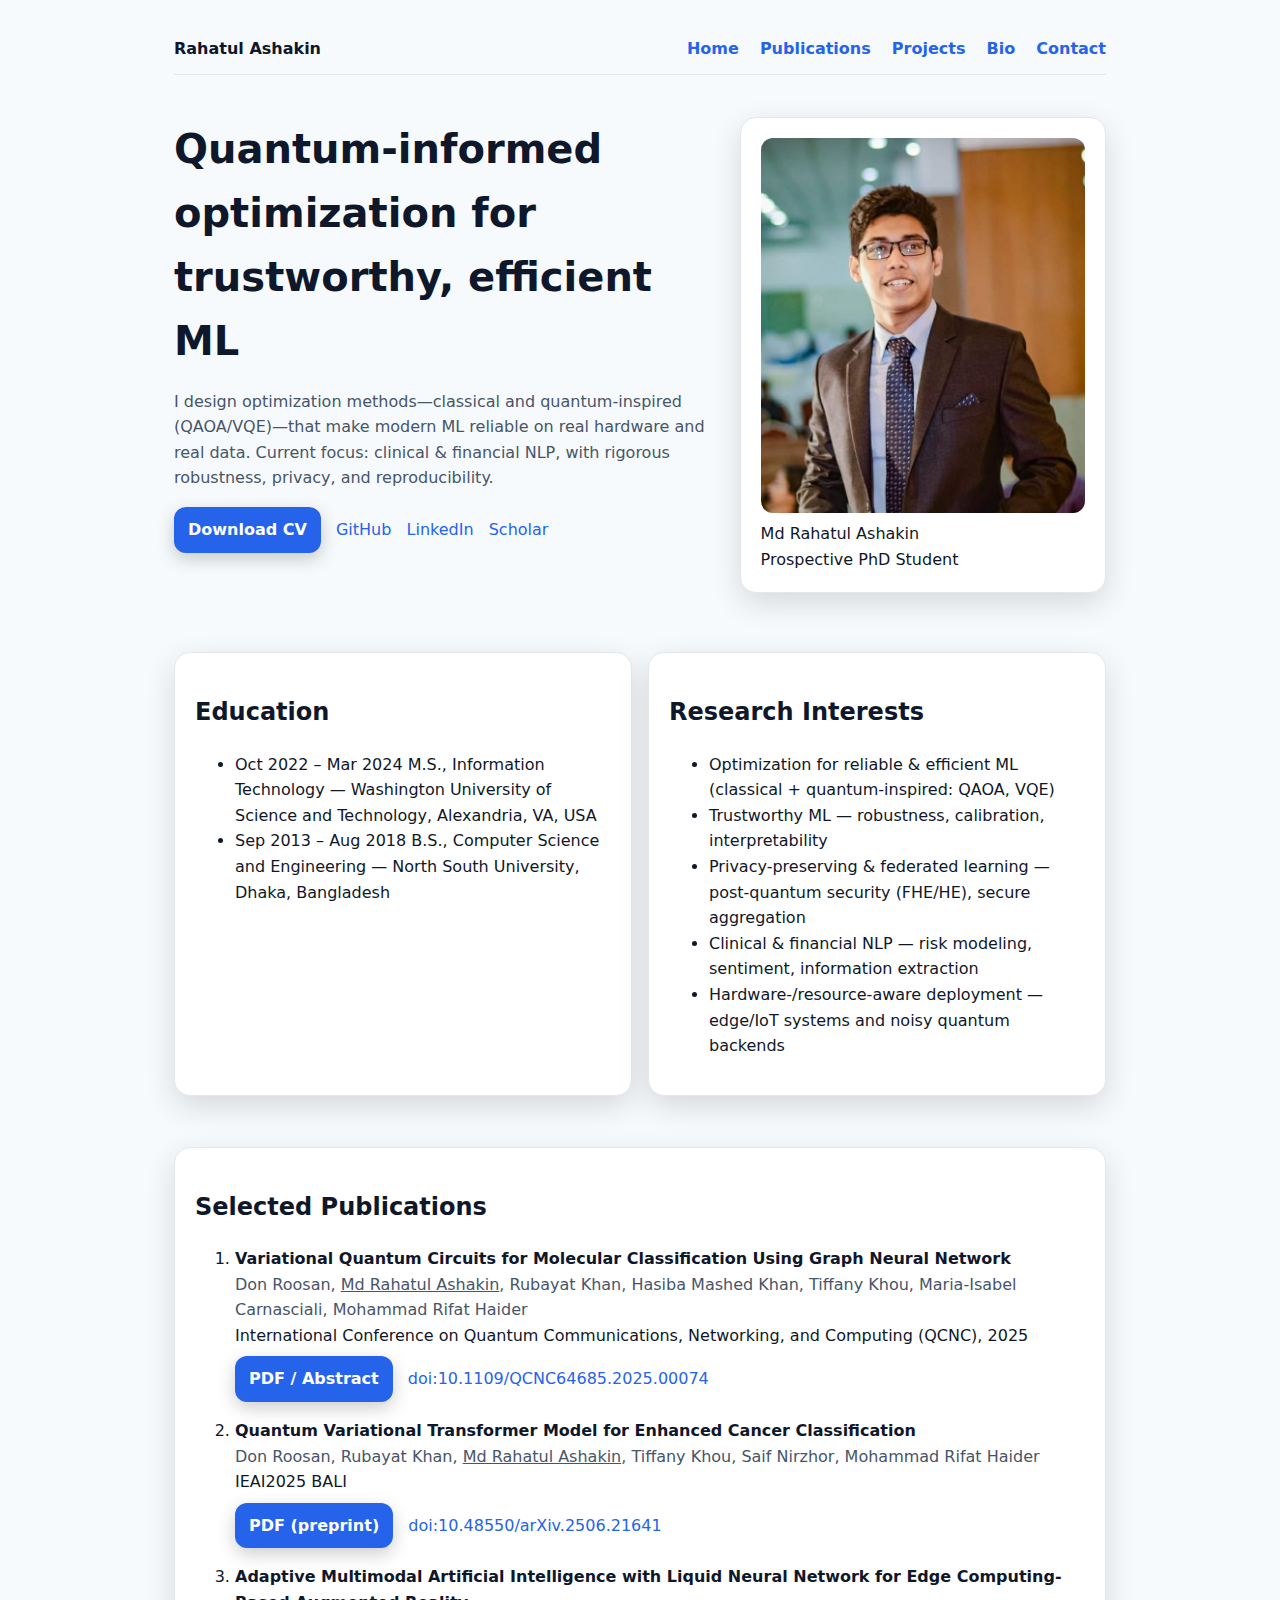
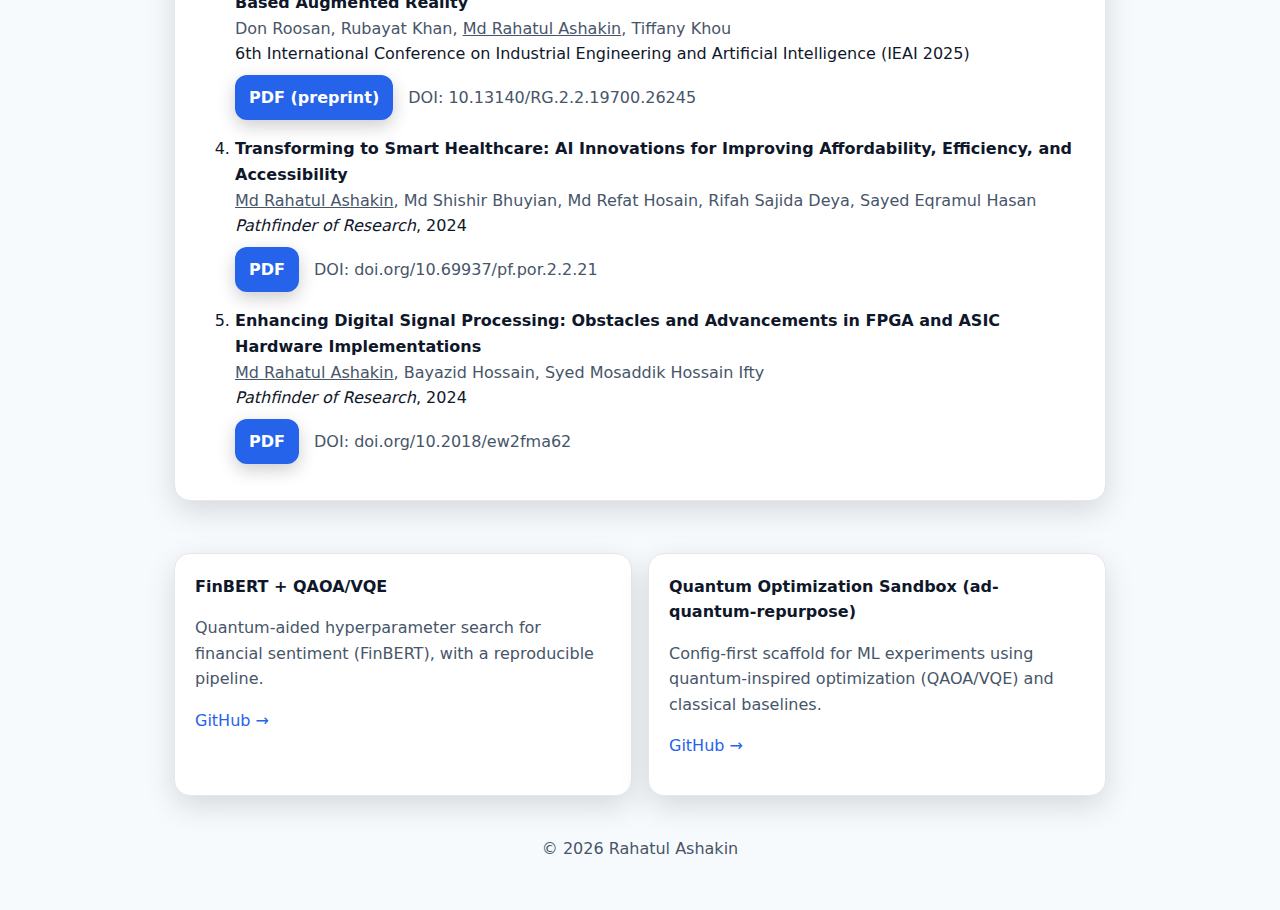
<file: index.html>
<!doctype html><html lang="en"><head>
<meta charset="utf-8"/><meta name="viewport" content="width=device-width,initial-scale=1"/>
<title>Home — Rahatul Ashakin</title>
<link rel="stylesheet" href="assets/css/style.css"/></head>
<body><div class="container"><header><div><strong>Rahatul Ashakin</strong></div><nav>
      <a href="index.html" class="active">Home</a>
      <a href="publications.html">Publications</a>
      <a href="projects.html">Projects</a>
      <a href="bio.html">Bio</a>
      <a href="contact.html">Contact</a>
    </nav></header>

<section class="hero">
  <div>
    <h1>Quantum-informed optimization for trustworthy, efficient ML</h1>
    <p class="muted">I design optimization methods—classical and quantum-inspired (QAOA/VQE)—that make modern ML reliable on real hardware and real data. Current focus: clinical & financial NLP, with rigorous robustness, privacy, and reproducibility.</p>
    <p style="margin-top:14px">
      <a class="btn" href="files/Rahatul_Ashakin_CV.pdf" target="_blank">Download CV</a>
      <a href="https://github.com/RahatulAshakin" target="_blank" style="margin-left:10px">GitHub</a>
      <a href="https://www.linkedin.com/in/rahatul-ashakin" target="_blank" style="margin-left:10px">LinkedIn</a>
      <a href="https://scholar.google.com/citations?user=SIS3K3sAAAAJ" target="_blank" style="margin-left:10px">Scholar</a>
    </p>
  </div>
  <div class="card"><img src="assets/img/profile.jpg" alt="Rahatul Ashakin" style="width:100%;border-radius:12px">
    <figcaption class="caption">
      <div class="name">Md Rahatul Ashakin</div>
      <div class="tagline">Prospective PhD Student</div>
    </figcaption>
</div>
</section>

<br><br>

<section class="section">
  <div class="grid">
    <div class="card">
      <h2>Education</h2>
<ul class="timeline">
  <li>
    <span class="meta">Oct 2022 – Mar 2024</span>
    M.S., Information Technology — Washington University of Science and Technology, Alexandria, VA, USA
  </li>
  <li>
    <span class="meta">Sep 2013 – Aug 2018</span>
    B.S., Computer Science and Engineering — North South University, Dhaka, Bangladesh
  </li>
</ul>

  </div>
    <div class="card">
      <h2>Research Interests</h2>
<ul class="bullets">
  <li>Optimization for reliable & efficient ML (classical + quantum-inspired: QAOA, VQE)</li>
  <li>Trustworthy ML &mdash; robustness, calibration, interpretability</li>
  <li>Privacy-preserving & federated learning &mdash; post-quantum security (FHE/HE), secure aggregation</li>
  <li>Clinical & financial NLP &mdash; risk modeling, sentiment, information extraction</li>
  <li>Hardware-/resource-aware deployment &mdash; edge/IoT systems and noisy quantum backends</li>
</ul>

    </div>
  </div>
</section>

<br><br>

<section id="selected-publications" class="card">
  <h2>Selected Publications</h2>
  <ol class="pubs">
    <!-- C1 -->
    <li class="pub">
      <div><strong>Variational Quantum Circuits for Molecular Classification Using Graph Neural Network</strong></div>
      <div class="muted">
        Don Roosan, <u>Md Rahatul Ashakin</u>, Rubayat Khan, Hasiba Mashed Khan, Tiffany Khou, Maria-Isabel Carnasciali, Mohammad Rifat Haider
      </div>
      <div>International Conference on Quantum Communications, Networking, and Computing (QCNC), 2025</div>
      <p class="links" style="margin-top:8px">
        <a class="btn" href="https://ieeexplore.ieee.org/abstract/document/11000219" target="_blank" rel="noopener">PDF / Abstract</a>
        <a style="margin-left:10px" href="https://doi.org/10.1109/QCNC64685.2025.00074" target="_blank" rel="noopener">doi:10.1109/QCNC64685.2025.00074</a>
      </p>
    </li>

    <!-- C2 -->
    <li class="pub">
      <div><strong>Quantum Variational Transformer Model for Enhanced Cancer Classification</strong></div>
      <div class="muted">
        Don Roosan, Rubayat Khan, <u>Md Rahatul Ashakin</u>, Tiffany Khou, Saif Nirzhor, Mohammad Rifat Haider
      </div>
      <div>IEAI2025 BALI</div>
      <p class="links" style="margin-top:8px">
        <a class="btn" href="https://arxiv.org/abs/2506.21641" target="_blank" rel="noopener">PDF (preprint)</a>
        <a style="margin-left:10px" href="https://doi.org/10.48550/arXiv.2506.21641" target="_blank" rel="noopener">doi:10.48550/arXiv.2506.21641</a>
      </p>
    </li>

    <!-- C3 -->
    <li class="pub">
      <div><strong>Adaptive Multimodal Artificial Intelligence with Liquid Neural Network for Edge Computing-Based Augmented Reality</strong></div>
      <div class="muted">
        Don Roosan, Rubayat Khan, <u>Md Rahatul Ashakin</u>, Tiffany Khou
      </div>
      <div>6th International Conference on Industrial Engineering and Artificial Intelligence (IEAI 2025)</div>
      <p class="links" style="margin-top:8px">
        <a class="btn" href="https://www.researchgate.net/publication/387744776_Adaptive_Multimodal_Artificial_Intelligence_with_Liquid_Neural_Network_for_Edge_Computing-Based_Augmented_Reality?channel=doi&linkId=677b34f2117f340ec3f65a4b&showFulltext=true" target="_blank" rel="noopener">PDF (preprint)</a>
        <span class="muted" style="margin-left:10px">DOI: 10.13140/RG.2.2.19700.26245</span>
      </p>
    </li>

    <!-- J1 (first-authored) -->
    <li class="pub">
      <div><strong>Transforming to Smart Healthcare: AI Innovations for Improving Affordability, Efficiency, and Accessibility</strong></div>
      <div class="muted">
        <u>Md Rahatul Ashakin</u>, Md Shishir Bhuyian, Md Refat Hosain, Rifah Sajida Deya, Sayed Eqramul Hasan
      </div>
      <div><em>Pathfinder of Research</em>, 2024</div>
      <p class="links" style="margin-top:8px">
        <a class="btn" href="https://pathfinderpub.com/index.php/pathfinder-of-research/article/view/21/14" target="_blank" rel="noopener">PDF</a>
        <span class="muted" style="margin-left:10px">DOI: doi.org/10.69937/pf.por.2.2.21</span>
      </p>
    </li>

    <!-- J3 (first-authored) -->
    <li class="pub">
      <div><strong>Enhancing Digital Signal Processing: Obstacles and Advancements in FPGA and ASIC Hardware Implementations</strong></div>
      <div class="muted">
        <u>Md Rahatul Ashakin</u>, Bayazid Hossain, Syed Mosaddik Hossain Ifty
      </div>
      <div><em>Pathfinder of Research</em>, 2024</div>
      <p class="links" style="margin-top:8px">
        <a class="btn" href="https://pathfinderpub.com/index.php/pathfinder-of-research/article/view/23/16" target="_blank" rel="noopener">PDF</a>
        <span class="muted" style="margin-left:10px">DOI: doi.org/10.2018/ew2fma62</span>
      </p>
    </li>
  </ol>
</section>

<br><br>


<section>
  <div class="grid">
    <div class="card">
      <strong>FinBERT + QAOA/VQE</strong>
      <p class="muted">Quantum-aided hyperparameter search for financial sentiment (FinBERT), with a reproducible pipeline.</p>
      <p><a href="https://github.com/RahatulAshakin/FinBERT_Quantum_Optimization" target="_blank" rel="noopener">GitHub →</a></p>
    </div>

    <div class="card">
      <strong>Quantum Optimization Sandbox (ad-quantum-repurpose)</strong>
      <p class="muted">Config-first scaffold for ML experiments using quantum-inspired optimization (QAOA/VQE) and classical baselines.</p>
      <p><a href="https://github.com/RahatulAshakin/ad-quantum-repurpose" target="_blank" rel="noopener">GitHub →</a></p>
    </div>
  </div>
</section>


<footer>© <span id="y"></span> Rahatul Ashakin </footer></div>
<script>document.getElementById('y').textContent=new Date().getFullYear()</script></body></html>
</file>
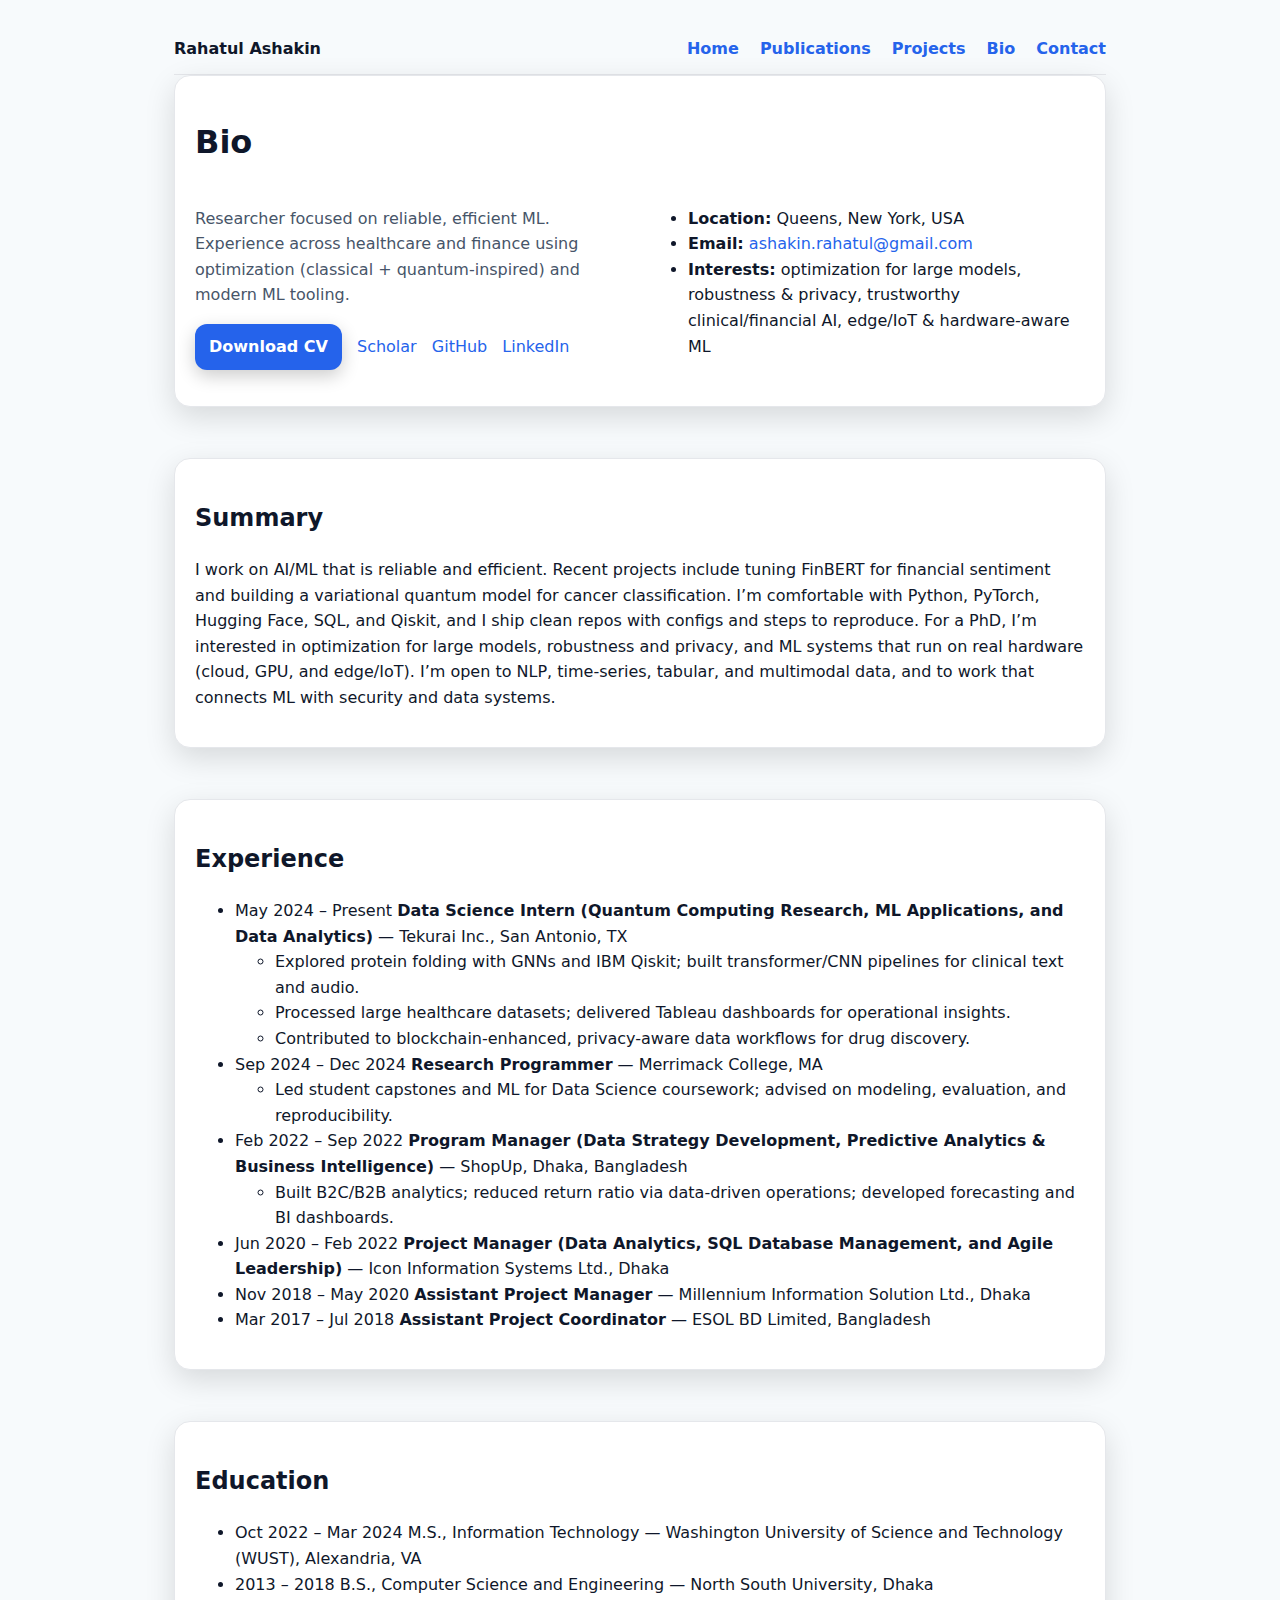
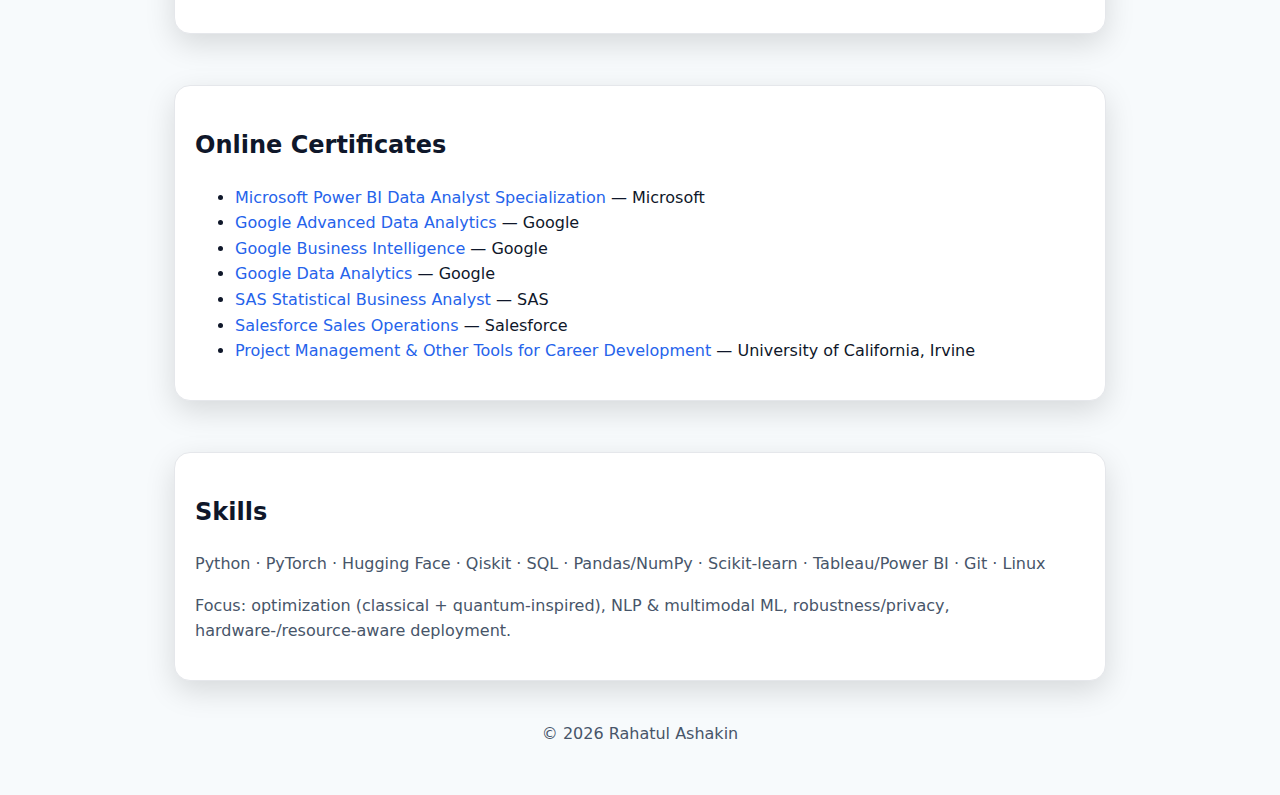
<file: bio.html>
<!doctype html><html lang="en"><head>
<meta charset="utf-8"/>
<meta name="viewport" content="width=device-width,initial-scale=1"/>
<title>Bio — Rahatul Ashakin</title>
<link rel="stylesheet" href="assets/css/style.css"/></head>
<body>
<div class="container">
  <header>
    <div><strong>Rahatul Ashakin</strong></div>
    <nav>
      <a href="index.html">Home</a>
      <a href="publications.html">Publications</a>
      <a href="projects.html">Projects</a>
      <a href="bio.html" class="active">Bio</a>
      <a href="contact.html">Contact</a>
    </nav>
  </header>

  <!-- Quick facts -->
  <section class="card">
    <h1>Bio</h1>
    <div class="grid">
      <div>
        <p class="muted">Researcher focused on reliable, efficient ML. Experience across healthcare and finance using optimization (classical + quantum-inspired) and modern ML tooling.</p>
        <p style="margin-top:6px">
          <a class="btn" href="files/Rahatul_Ashakin_CV.pdf" target="_blank" rel="noopener">Download CV</a>
          <a style="margin-left:10px" href="https://scholar.google.com/citations?user=SIS3K3sAAAAJ" target="_blank" rel="noopener">Scholar</a>
          <a style="margin-left:10px" href="https://github.com/RahatulAshakin" target="_blank" rel="noopener">GitHub</a>
          <a style="margin-left:10px" href="https://www.linkedin.com/in/rahatul-ashakin" target="_blank" rel="noopener">LinkedIn</a>
        </p>
      </div>
      <div>
        <ul class="bullets">
          <li><strong>Location:</strong> Queens, New York, USA</li>
          <li><strong>Email:</strong> <a href="mailto:ashakin.rahatul@gmail.com">ashakin.rahatul@gmail.com</a></li>
          <li><strong>Interests:</strong> optimization for large models, robustness & privacy, trustworthy clinical/financial AI, edge/IoT & hardware-aware ML</li>
        </ul>
      </div>
    </div>
  </section>

  <br><br>

  <!-- Summary -->
  <section class="card">
    <h2>Summary</h2>
    <p>I work on AI/ML that is reliable and efficient. Recent projects include tuning FinBERT for financial sentiment and building a variational quantum model for cancer classification. I’m comfortable with Python, PyTorch, Hugging Face, SQL, and Qiskit, and I ship clean repos with configs and steps to reproduce. For a PhD, I’m interested in optimization for large models, robustness and privacy, and ML systems that run on real hardware (cloud, GPU, and edge/IoT). I’m open to NLP, time-series, tabular, and multimodal data, and to work that connects ML with security and data systems.</p>
  </section>

<br><br>

  <!-- Experience -->
  <section class="card">
    <h2>Experience</h2>
    <ul class="timeline">
      <li>
        <span class="meta">May 2024 – Present</span>
        <strong>Data Science Intern (Quantum Computing Research, ML Applications, and Data Analytics)</strong> — Tekurai Inc., San Antonio, TX
        <ul class="bullets">
          <li>Explored protein folding with GNNs and IBM Qiskit; built transformer/CNN pipelines for clinical text and audio.</li>
          <li>Processed large healthcare datasets; delivered Tableau dashboards for operational insights.</li>
          <li>Contributed to blockchain-enhanced, privacy-aware data workflows for drug discovery.</li>
        </ul>
      </li>
      <li>
        <span class="meta">Sep 2024 – Dec 2024</span>
        <strong>Research Programmer</strong> — Merrimack College, MA
        <ul class="bullets">
          <li>Led student capstones and ML for Data Science coursework; advised on modeling, evaluation, and reproducibility.</li>
        </ul>
      </li>
      <li>
        <span class="meta">Feb 2022 – Sep 2022</span>
        <strong>Program Manager (Data Strategy Development, Predictive Analytics & Business Intelligence)</strong> — ShopUp, Dhaka, Bangladesh
        <ul class="bullets">
          <li>Built B2C/B2B analytics; reduced return ratio via data-driven operations; developed forecasting and BI dashboards.</li>
        </ul>
      </li>
      <li>
        <span class="meta">Jun 2020 – Feb 2022</span>
        <strong>Project Manager (Data Analytics, SQL Database Management, and Agile Leadership)</strong> — Icon Information Systems Ltd., Dhaka
      </li>
      <li>
        <span class="meta">Nov 2018 – May 2020</span>
        <strong>Assistant Project Manager</strong> — Millennium Information Solution Ltd., Dhaka
      </li>
      <li>
        <span class="meta">Mar 2017 – Jul 2018</span>
        <strong>Assistant Project Coordinator</strong> — ESOL BD Limited, Bangladesh
      </li>
    </ul>
  </section>

<br><br>

  <!-- Education -->
  <section class="card">
    <h2>Education</h2>
    <ul class="timeline">
      <li><span class="meta">Oct 2022 – Mar 2024</span> M.S., Information Technology — Washington University of Science and Technology (WUST), Alexandria, VA</li>
      <li><span class="meta">2013 – 2018</span> B.S., Computer Science and Engineering — North South University, Dhaka</li>
    </ul>
  </section>

<br><br>

  <!-- Certifications / Online Certificates -->
<section class="card">
  <h2>Online Certificates</h2>
  <ul class="bullets">
    <li>
      <a href="https://www.coursera.org/account/accomplishments/specialization/Y22BQVRFGYRH" target="_blank" rel="noopener">
        Microsoft Power BI Data Analyst Specialization
      </a> — Microsoft
    </li>
    <li>
      <a href="https://www.coursera.org/account/accomplishments/specialization/R66CAMMLKD6Y" target="_blank" rel="noopener">
        Google Advanced Data Analytics
      </a> — Google
    </li>
    <li>
      <a href="https://www.coursera.org/account/accomplishments/specialization/8HBV2P2A9LB7" target="_blank" rel="noopener">
        Google Business Intelligence
      </a> — Google
    </li>
    <li>
      <a href="https://www.coursera.org/account/accomplishments/specialization/X3AU7W3YZVBR" target="_blank" rel="noopener">
        Google Data Analytics
      </a> — Google
    </li>
    <li>
      <a href="https://www.coursera.org/account/accomplishments/specialization/C9VPXBLA5FN7" target="_blank" rel="noopener">
        SAS Statistical Business Analyst
      </a> — SAS
    </li>
    <li>
      <a href="https://www.coursera.org/account/accomplishments/specialization/5G927PXSP4RC" target="_blank" rel="noopener">
        Salesforce Sales Operations
      </a> — Salesforce
    </li>
    <li>
      <a href="https://www.coursera.org/account/accomplishments/specialization/DFMZ7XVTXTZA" target="_blank" rel="noopener">
        Project Management &amp; Other Tools for Career Development
      </a> — University of California, Irvine
    </li>
  </ul>
</section>

<br><br>

  <!-- Skills -->
  <section class="card">
    <h2>Skills</h2>
    <p class="muted">Python · PyTorch · Hugging Face · Qiskit · SQL · Pandas/NumPy · Scikit-learn · Tableau/Power BI · Git · Linux</p>
    <p class="muted">Focus: optimization (classical + quantum-inspired), NLP & multimodal ML, robustness/privacy, hardware-/resource-aware deployment.</p>
  </section>

  <footer>© <span id="y"></span> Rahatul Ashakin</footer>
</div>
<script>document.getElementById('y').textContent=new Date().getFullYear()</script>
</body></html>
</file>
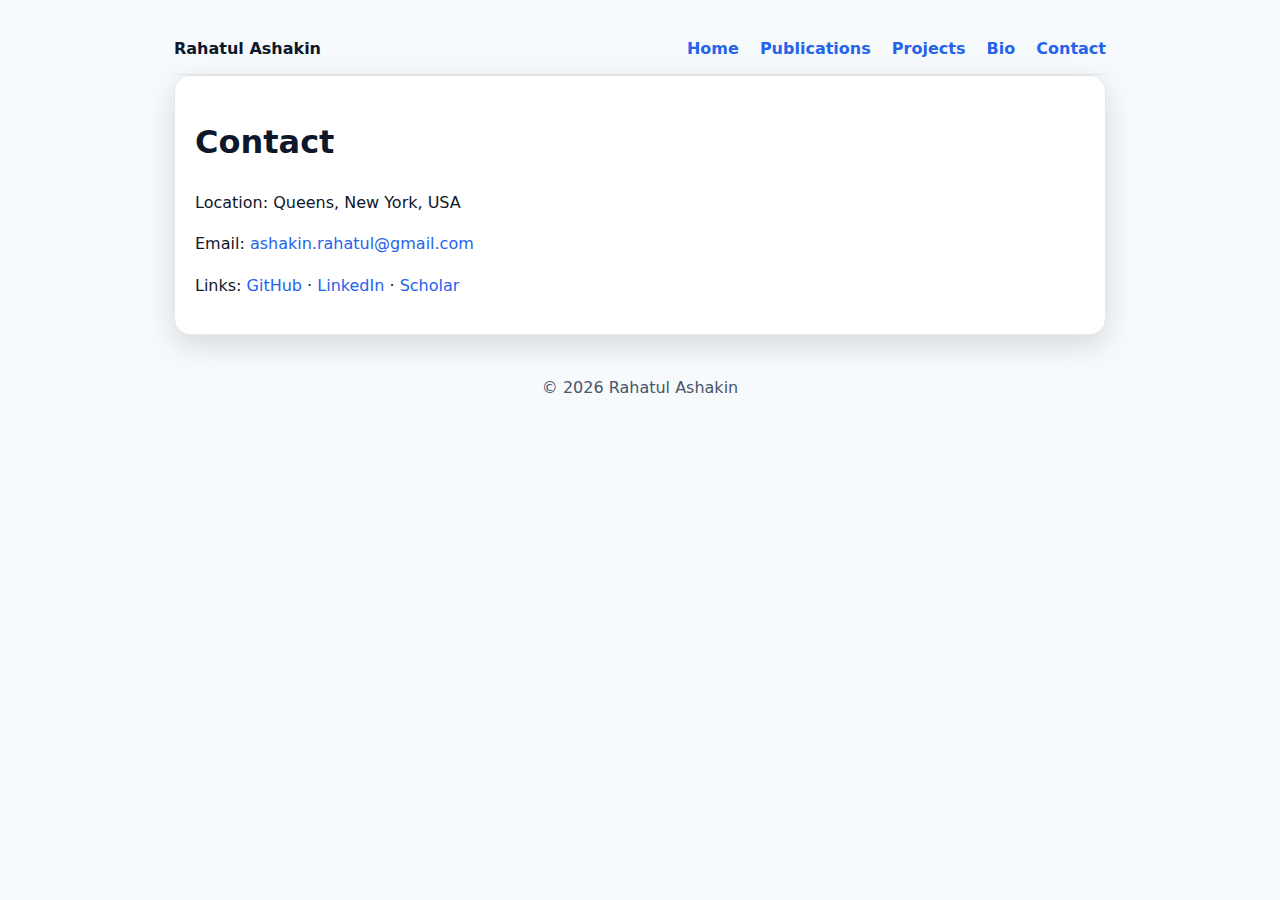
<file: contact.html>
<!doctype html><html lang="en"><head>
<meta charset="utf-8"/><meta name="viewport" content="width=device-width,initial-scale=1"/>
<title>Contact — Rahatul Ashakin</title>
<link rel="stylesheet" href="assets/css/style.css"/></head>
<body><div class="container"><header><div><strong>Rahatul Ashakin</strong></div><nav>
      <a href="index.html">Home</a>
      <a href="publications.html">Publications</a>
      <a href="projects.html">Projects</a>
      <a href="bio.html">Bio</a>
      <a href="contact.html" class="active">Contact</a>
    </nav></header>

<section class="card">
<h1>Contact</h1>
<p>Location: Queens, New York, USA</p>
<p>Email: <a href="mailto:ashakin.rahatul@gmail.com">ashakin.rahatul@gmail.com</a></p>
<p>Links: <a href="https://github.com/RahatulAshakin" target="_blank">GitHub</a> · <a href="https://www.linkedin.com/in/rahatul-ashakin" target="_blank">LinkedIn</a> · <a href="https://scholar.google.com/citations?user=SIS3K3sAAAAJ" target="_blank">Scholar</a></p>
</section>

<footer>© <span id="y"></span> Rahatul Ashakin </footer></div>
<script>document.getElementById('y').textContent=new Date().getFullYear()</script></body></html>
</file>
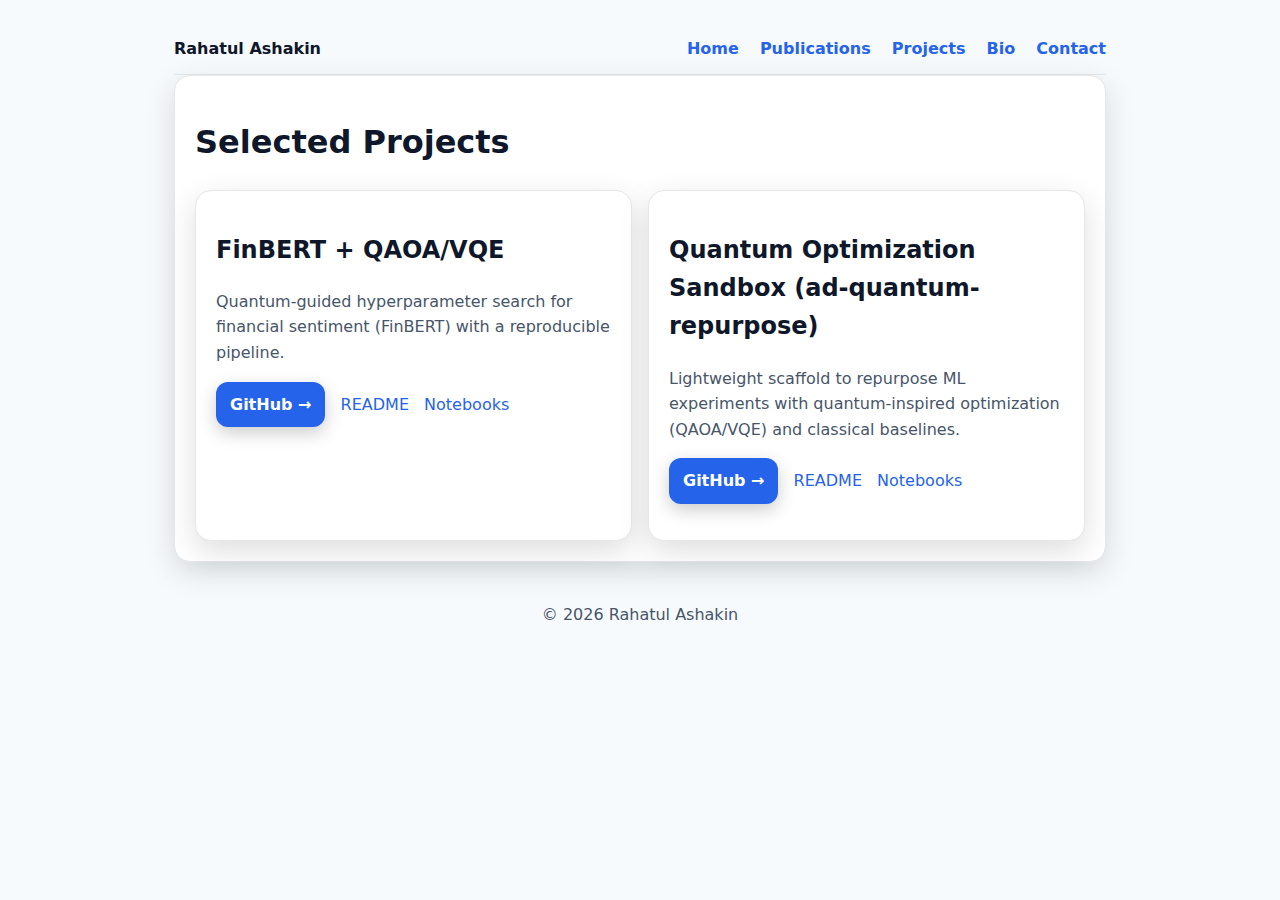
<file: projects.html>
<!doctype html><html lang="en"><head>
<meta charset="utf-8"/>
<meta name="viewport" content="width=device-width,initial-scale=1"/>
<title>Projects — Rahatul Ashakin</title>
<link rel="stylesheet" href="assets/css/style.css"/></head>
<body>
<div class="container">
  <header>
    <div><strong>Rahatul Ashakin</strong></div>
    <nav>
      <a href="index.html">Home</a>
      <a href="publications.html">Publications</a>
      <a href="projects.html" class="active">Projects</a>
      <a href="bio.html">Bio</a>
      <a href="contact.html">Contact</a>
    </nav>
  </header>

  <section class="card">
    <h1>Selected Projects</h1>
    <div class="grid">
      <!-- FinBERT + QAOA/VQE -->
      <article class="card">
        <h2>FinBERT + QAOA/VQE</h2>
        <p class="muted">Quantum-guided hyperparameter search for financial sentiment (FinBERT) with a reproducible pipeline.</p>
        <p>
          <a class="btn" href="https://github.com/RahatulAshakin/FinBERT_Quantum_Optimization" target="_blank" rel="noopener">GitHub →</a>
          <a style="margin-left:10px" href="https://github.com/RahatulAshakin/FinBERT_Quantum_Optimization#readme" target="_blank" rel="noopener">README</a>
          <a style="margin-left:10px" href="https://github.com/RahatulAshakin/FinBERT_Quantum_Optimization/tree/main/notebooks" target="_blank" rel="noopener">Notebooks</a>
        </p>
      </article>

      <!-- Quantum Optimization Sandbox -->
      <article class="card">
        <h2>Quantum Optimization Sandbox (ad-quantum-repurpose)</h2>
        <p class="muted">Lightweight scaffold to repurpose ML experiments with quantum-inspired optimization (QAOA/VQE) and classical baselines.</p>
        <p>
          <a class="btn" href="https://github.com/RahatulAshakin/ad-quantum-repurpose" target="_blank" rel="noopener">GitHub →</a>
          <a style="margin-left:10px" href="https://github.com/RahatulAshakin/ad-quantum-repurpose#readme" target="_blank" rel="noopener">README</a>
          <a style="margin-left:10px" href="https://github.com/RahatulAshakin/ad-quantum-repurpose/tree/main/notebooks" target="_blank" rel="noopener">Notebooks</a>
        </p>
      </article>
    </div>
  </section>

  <footer>© <span id="y"></span> Rahatul Ashakin</footer>
</div>
<script>document.getElementById('y').textContent=new Date().getFullYear()</script>
</body></html>
</file>
<file: assets/css/style.css>
:root{--bg:#0b0e12;--card:#11161c;--text:#e7edf3;--muted:#9fb0c0;--accent:#60a5fa;--ring:#1f2937}
@media(prefers-color-scheme:light){:root{--bg:#f7fafc;--card:#fff;--text:#0f172a;--muted:#475569;--accent:#2563eb;--ring:#e5e7eb}}
*{box-sizing:border-box}body{margin:0;font-family:system-ui,-apple-system,Segoe UI,Roboto,Inter,Arial,sans-serif;background:var(--bg);color:var(--text);line-height:1.6}
a{color:var(--accent);text-decoration:none}a:hover{text-decoration:underline}
.container{max-width:980px;margin:0 auto;padding:24px}
header{display:flex;justify-content:space-between;align-items:center;border-bottom:1px solid var(--ring);padding:12px 0}
nav a{margin-left:16px;font-weight:600}
.hero{padding:42px 0 8px;display:grid;grid-template-columns:1fr;gap:16px}
.hero h1{font-size:clamp(28px,4vw,40px);margin:0 0 8px}.muted{color:var(--muted)}
.card{background:var(--card);border:1px solid var(--ring);border-radius:16px;padding:20px;box-shadow:0 10px 30px #0002}
.grid{display:grid;grid-template-columns:1fr;gap:16px}
.btn{display:inline-block;padding:10px 14px;border-radius:12px;background:var(--accent);color:#fff;font-weight:700;border:none;box-shadow:0 6px 18px #0003}
footer{text-align:center;margin:40px 0 24px;color:var(--muted)}
@media(min-width:820px){.hero{grid-template-columns:1.2fr .8fr}.grid{grid-template-columns:1fr 1fr}}
</file>
